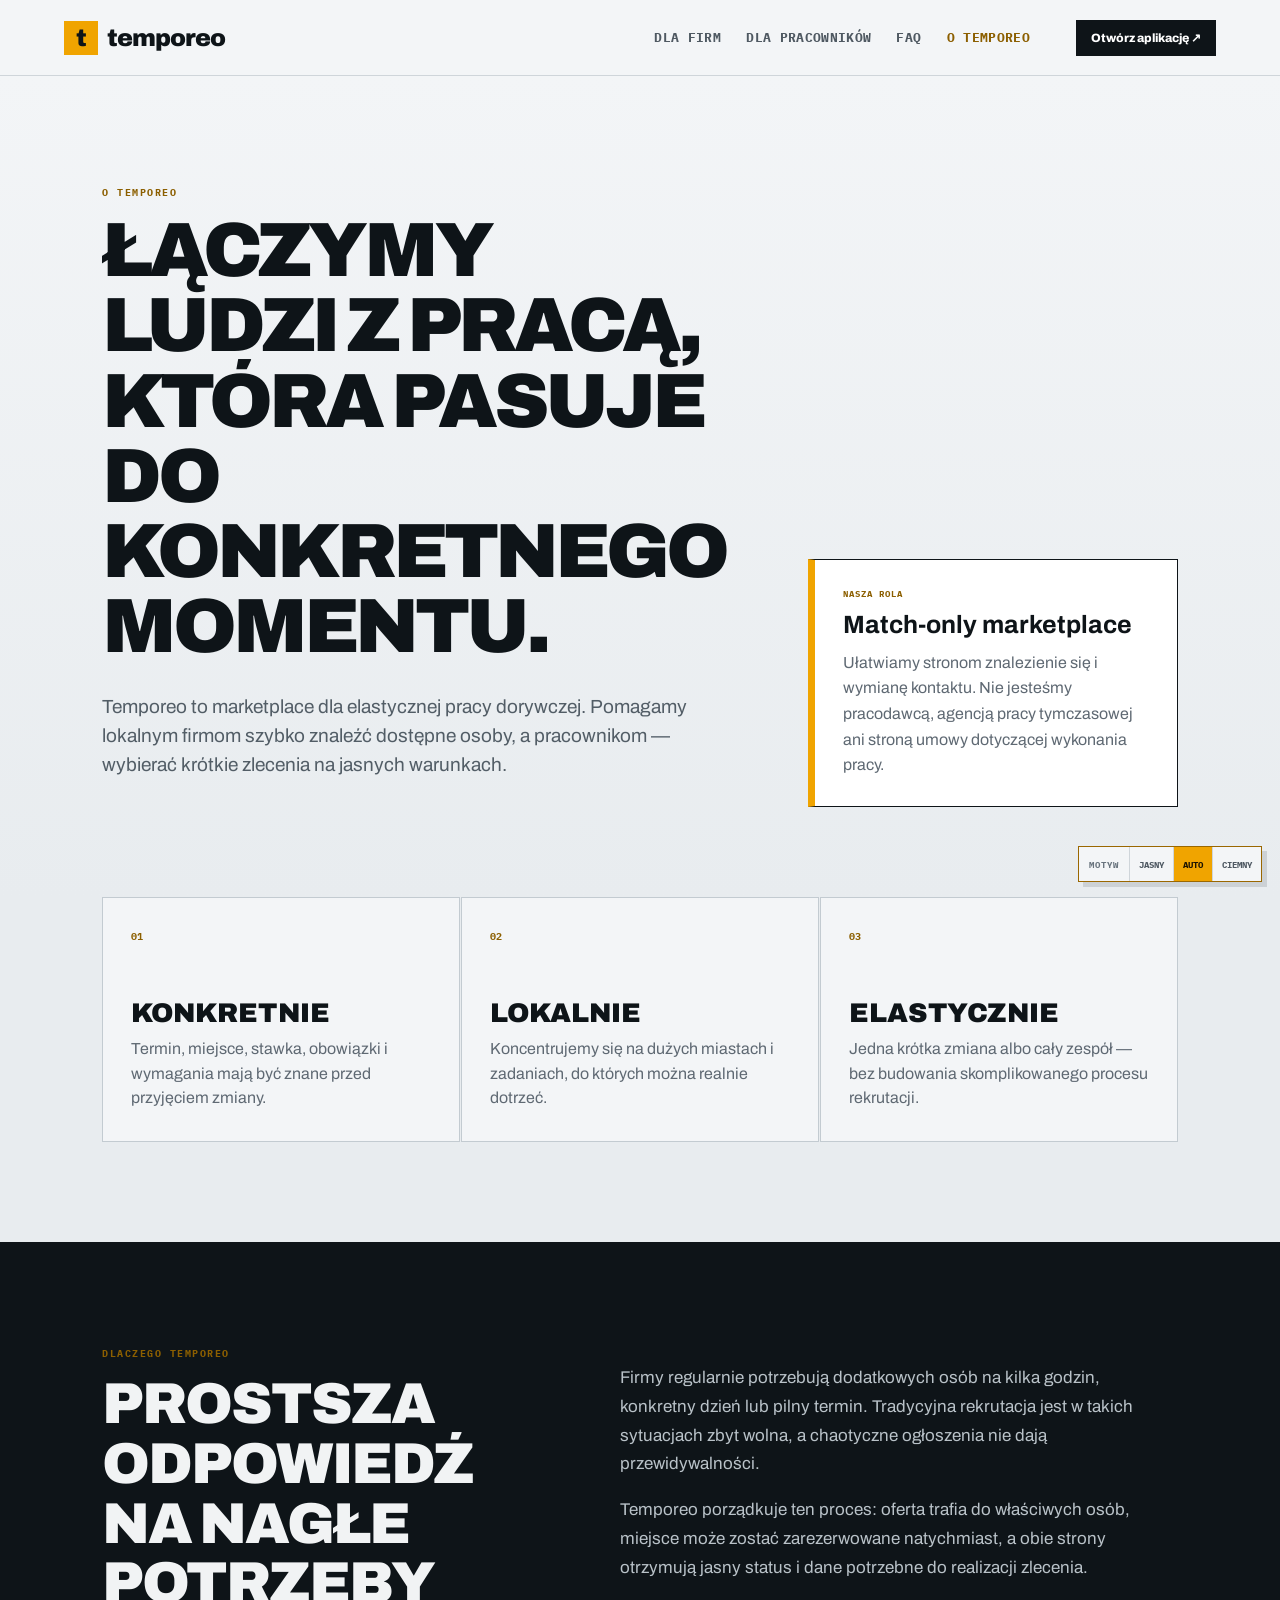
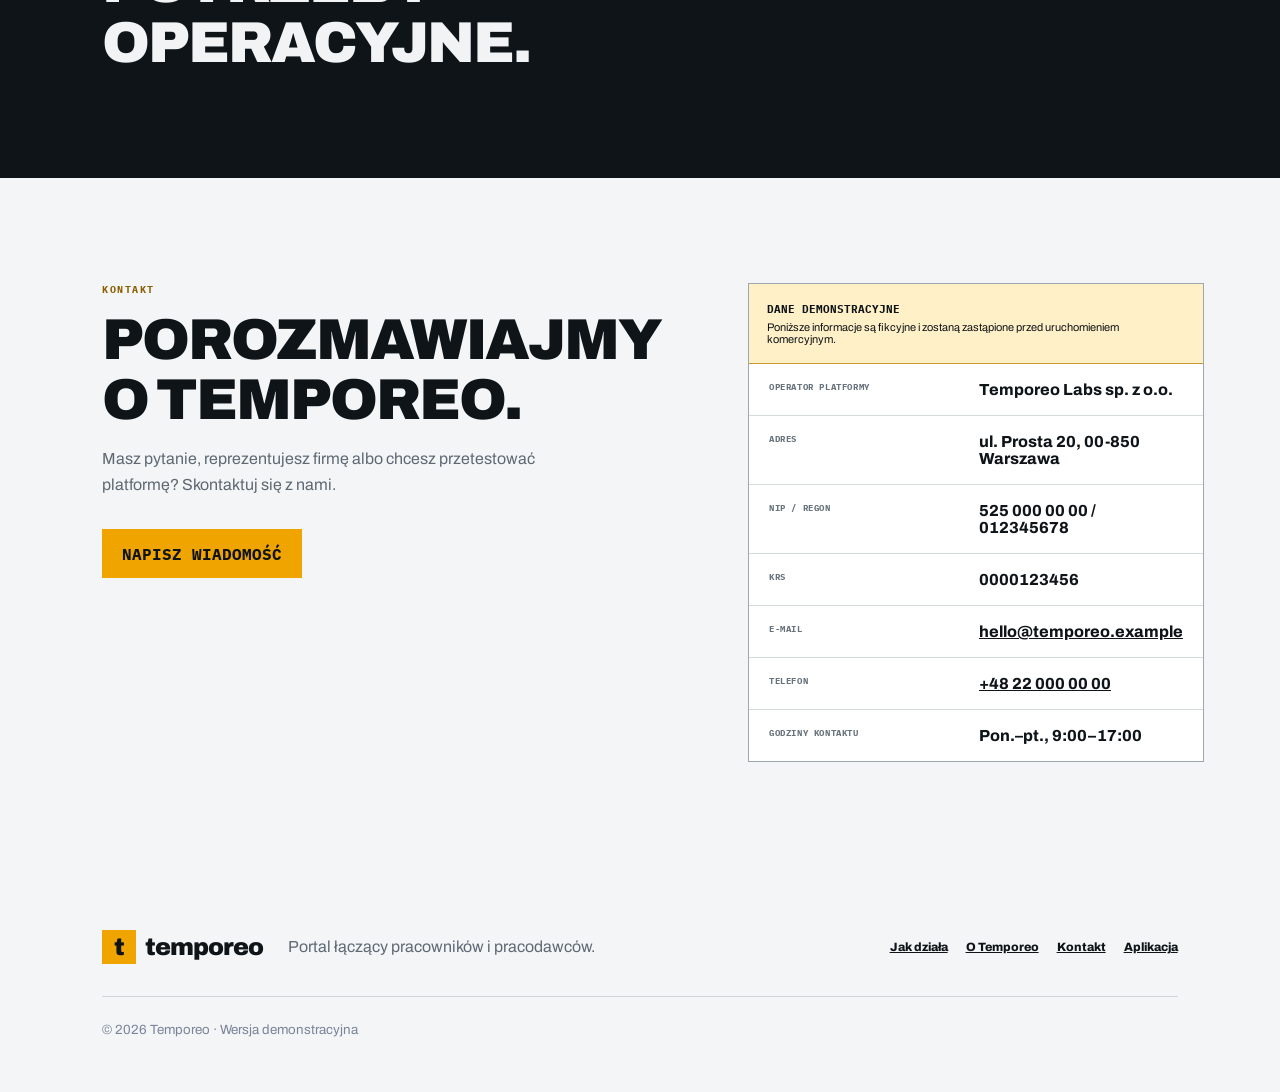
<file: about.html>
<!doctype html>
<html lang="pl">
<head>
  <meta charset="UTF-8">
  <meta name="viewport" content="width=device-width,initial-scale=1">
  <meta name="theme-color" content="#0e1418">
  <meta name="description" content="Poznaj Temporeo — portal łączący firmy z osobami szukającymi elastycznych zleceń.">
  <title>O Temporeo — kim jesteśmy i jak się z nami skontaktować</title>
  <link rel="preconnect" href="https://fonts.googleapis.com">
  <link rel="preconnect" href="https://fonts.gstatic.com" crossorigin>
  <link href="https://fonts.googleapis.com/css2?family=Archivo:wght@400;500;600;700;800;900&family=IBM+Plex+Mono:wght@500;600;700&display=swap" rel="stylesheet">
  <link rel="stylesheet" href="marketing.css?v=about-v1">
</head>
<body>
  <header class="m-nav">
    <a class="m-brand" href="marketing.html"><span>t</span>temporeo</a>
    <nav aria-label="Nawigacja strony">
      <a href="marketing.html#firmy">Dla firm</a>
      <a href="marketing.html#pracownicy">Dla pracowników</a>
      <a href="marketing.html#faq">FAQ</a>
      <a class="current" href="about.html">O Temporeo</a>
    </nav>
    <a class="nav-cta" href="index.html">Otwórz aplikację <span>↗</span></a>
  </header>

  <main class="about-page">
    <section class="about-hero">
      <div>
        <p class="kicker">O TEMPOREO</p>
        <h1>Łączymy ludzi z pracą, która pasuje do konkretnego momentu.</h1>
        <p class="hero-lead">Temporeo to marketplace dla elastycznej pracy dorywczej. Pomagamy lokalnym firmom szybko znaleźć dostępne osoby, a pracownikom — wybierać krótkie zlecenia na jasnych warunkach.</p>
      </div>
      <aside class="about-fact"><small>NASZA ROLA</small><strong>Match-only marketplace</strong><p>Ułatwiamy stronom znalezienie się i wymianę kontaktu. Nie jesteśmy pracodawcą, agencją pracy tymczasowej ani stroną umowy dotyczącej wykonania pracy.</p></aside>
    </section>

    <section class="about-values">
      <article><span>01</span><h2>Konkretnie</h2><p>Termin, miejsce, stawka, obowiązki i wymagania mają być znane przed przyjęciem zmiany.</p></article>
      <article><span>02</span><h2>Lokalnie</h2><p>Koncentrujemy się na dużych miastach i zadaniach, do których można realnie dotrzeć.</p></article>
      <article><span>03</span><h2>Elastycznie</h2><p>Jedna krótka zmiana albo cały zespół — bez budowania skomplikowanego procesu rekrutacji.</p></article>
    </section>

    <section class="about-story">
      <div><p class="kicker">DLACZEGO TEMPOREO</p><h2>Prostsza odpowiedź na nagłe potrzeby operacyjne.</h2></div>
      <div><p>Firmy regularnie potrzebują dodatkowych osób na kilka godzin, konkretny dzień lub pilny termin. Tradycyjna rekrutacja jest w takich sytuacjach zbyt wolna, a chaotyczne ogłoszenia nie dają przewidywalności.</p><p>Temporeo porządkuje ten proces: oferta trafia do właściwych osób, miejsce może zostać zarezerwowane natychmiast, a obie strony otrzymują jasny status i dane potrzebne do realizacji zlecenia.</p></div>
    </section>

    <section class="contact-section" id="kontakt">
      <div class="contact-intro"><p class="kicker">KONTAKT</p><h2>Porozmawiajmy o Temporeo.</h2><p>Masz pytanie, reprezentujesz firmę albo chcesz przetestować platformę? Skontaktuj się z nami.</p><a class="cta lime" href="mailto:hello@temporeo.example">Napisz wiadomość</a></div>
      <div class="company-data">
        <div class="demo-data-note"><strong>Dane demonstracyjne</strong><span>Poniższe informacje są fikcyjne i zostaną zastąpione przed uruchomieniem komercyjnym.</span></div>
        <dl>
          <div><dt>Operator platformy</dt><dd>Temporeo Labs sp. z o.o.</dd></div>
          <div><dt>Adres</dt><dd>ul. Prosta 20, 00-850 Warszawa</dd></div>
          <div><dt>NIP / REGON</dt><dd>525 000 00 00 / 012345678</dd></div>
          <div><dt>KRS</dt><dd>0000123456</dd></div>
          <div><dt>E-mail</dt><dd><a href="mailto:hello@temporeo.example">hello@temporeo.example</a></dd></div>
          <div><dt>Telefon</dt><dd><a href="tel:+48220000000">+48 22 000 00 00</a></dd></div>
          <div><dt>Godziny kontaktu</dt><dd>Pon.–pt., 9:00–17:00</dd></div>
        </dl>
      </div>
    </section>
  </main>

  <footer><a class="m-brand" href="marketing.html"><span>t</span>temporeo</a><p>Portal łączący pracowników i pracodawców.</p><div><a href="marketing.html">Jak działa</a><a href="about.html">O Temporeo</a><a href="#kontakt">Kontakt</a><a href="index.html">Aplikacja</a></div><small>© 2026 Temporeo · Wersja demonstracyjna</small></footer>
  <script src="theme.js?v=theme-v3"></script>
</body>
</html>
</file>
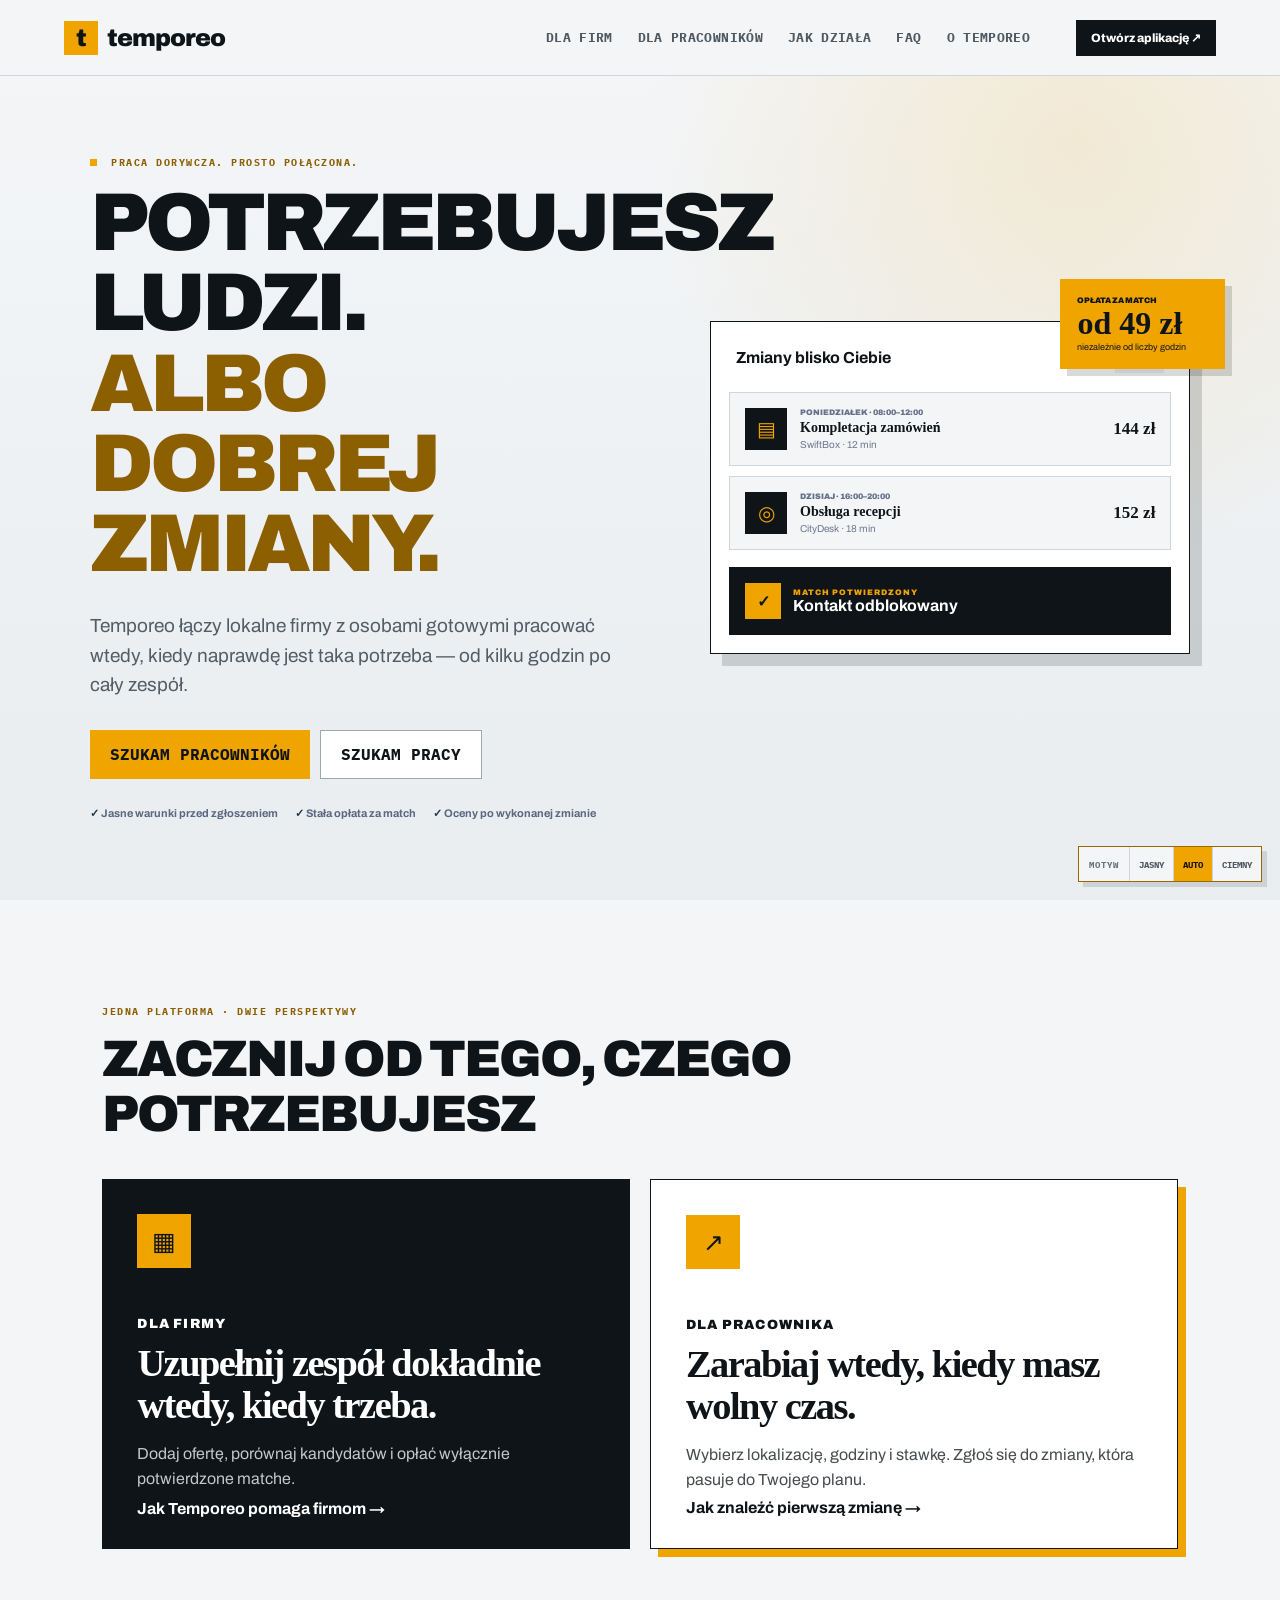
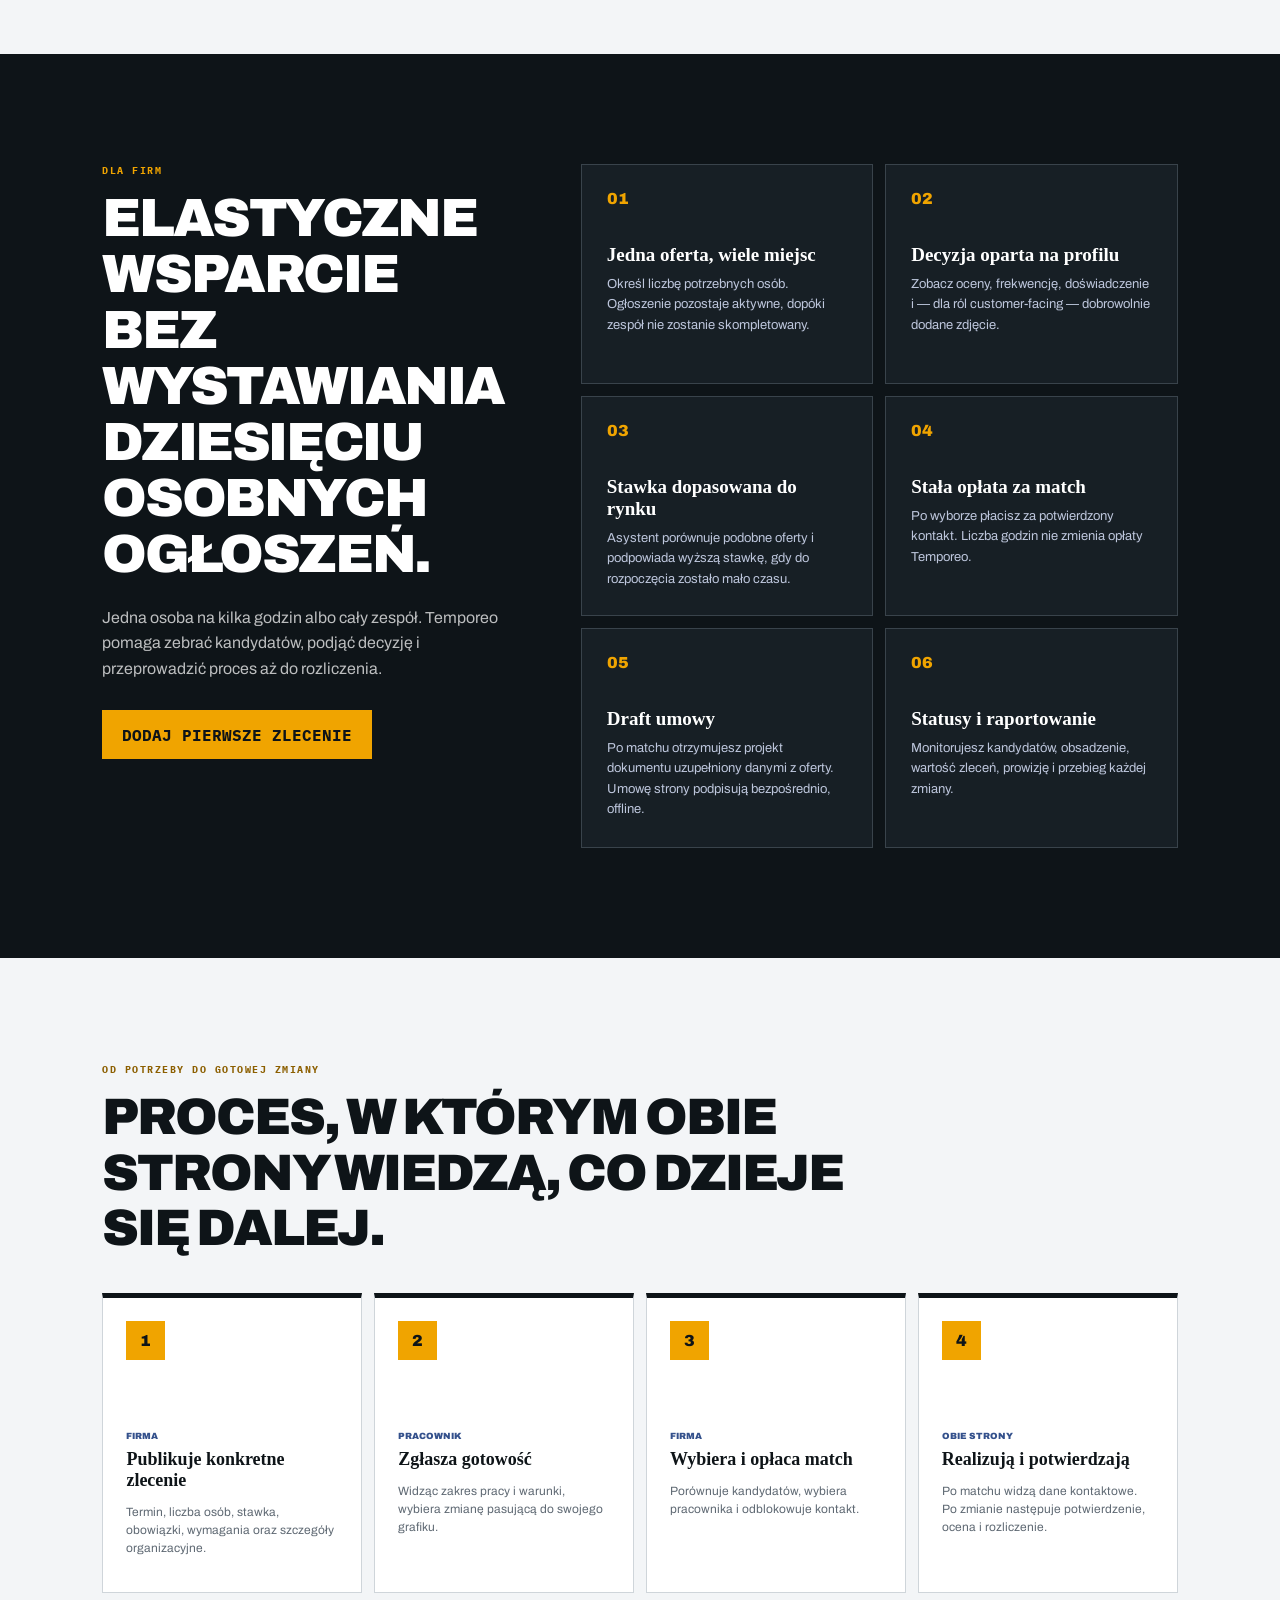
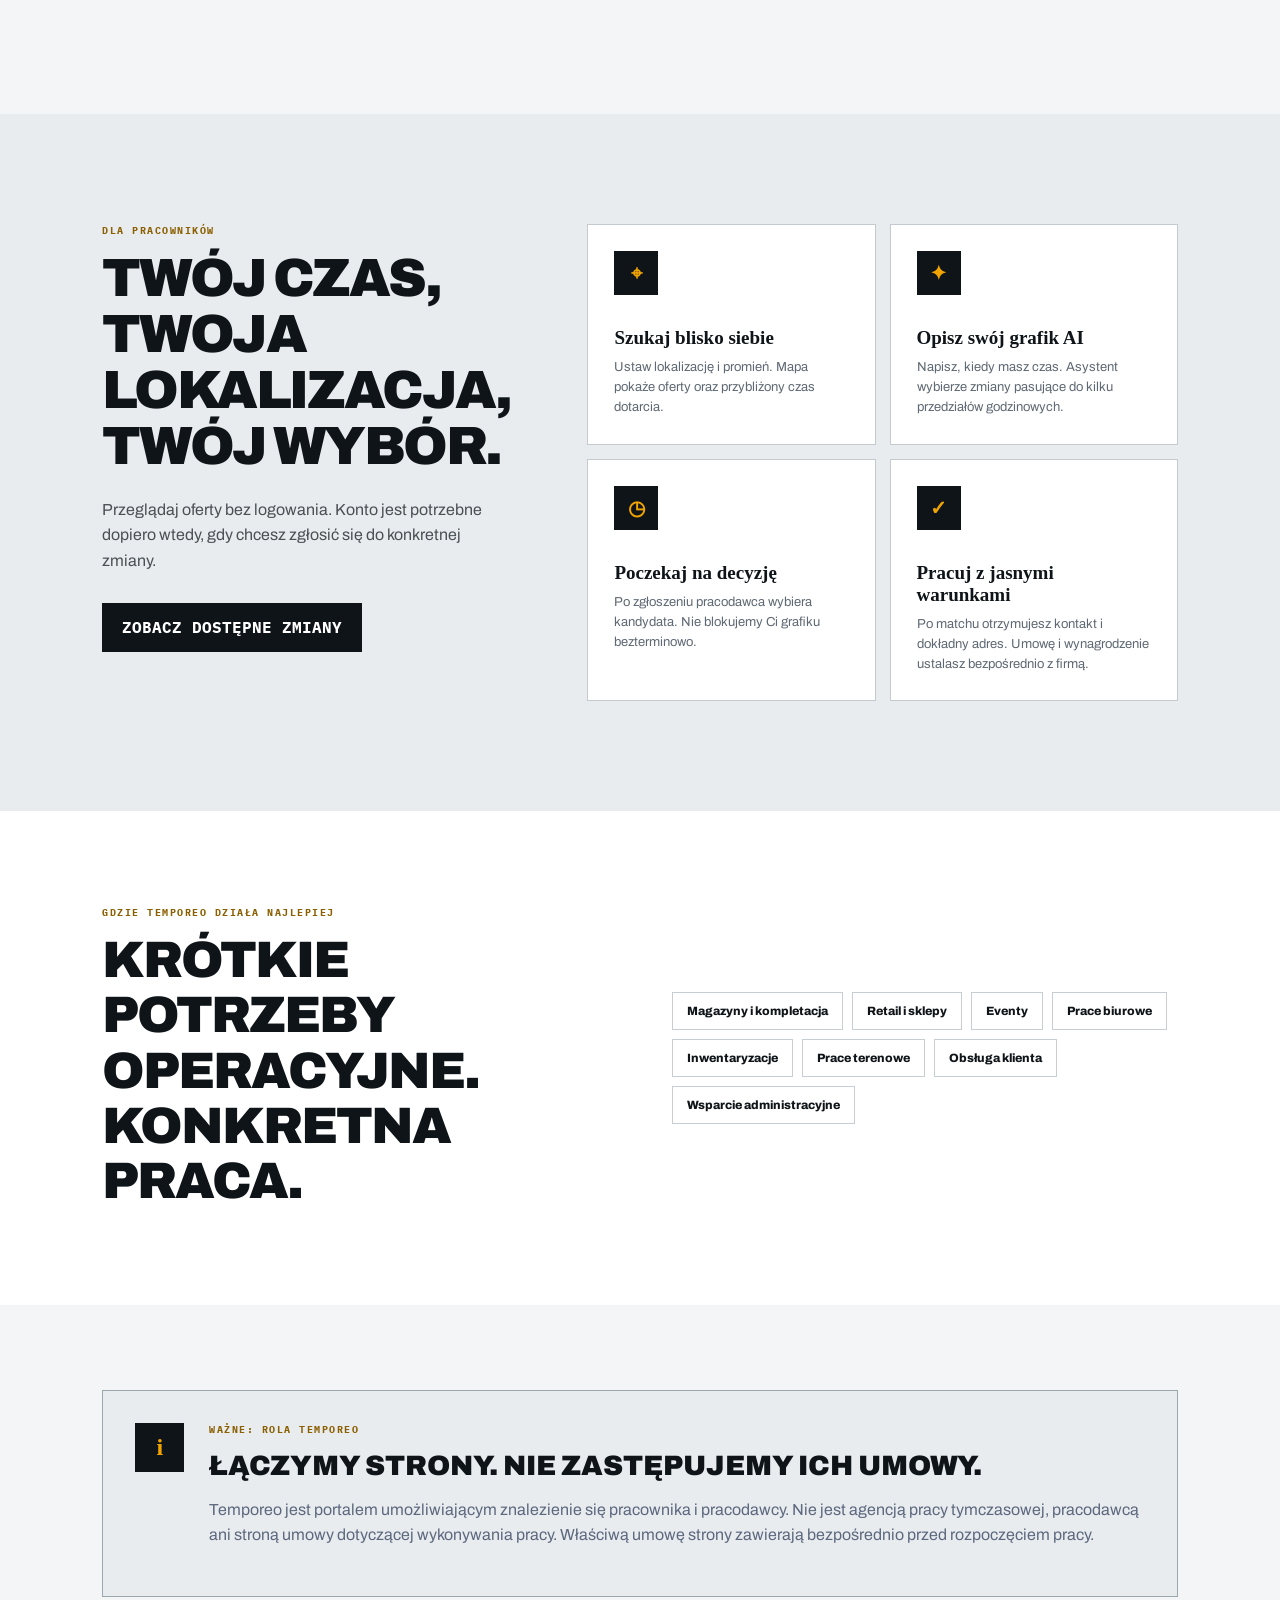
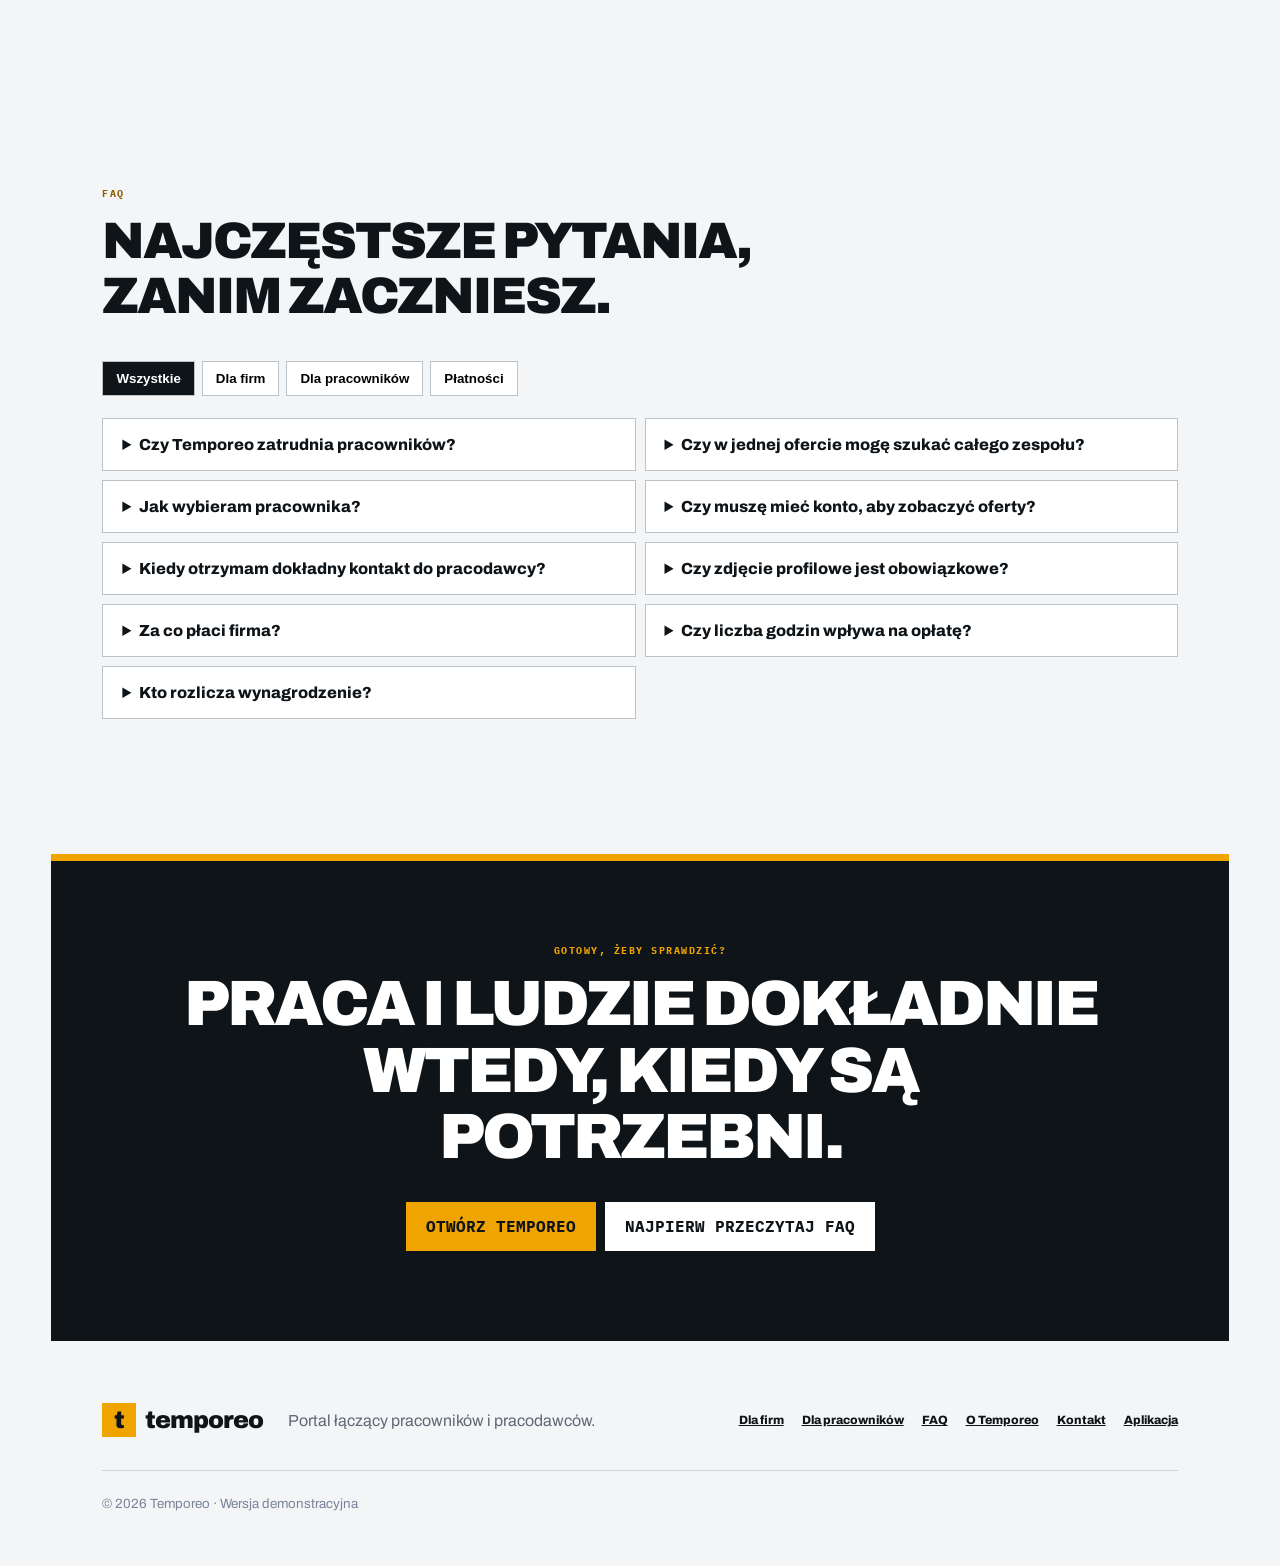
<file: marketing.html>
<!doctype html>
<html lang="pl">
<head>
  <meta charset="UTF-8">
  <meta name="viewport" content="width=device-width,initial-scale=1">
  <meta name="theme-color" content="#0b1739">
  <meta name="description" content="Temporeo łączy firmy potrzebujące elastycznego wsparcia z osobami gotowymi podjąć krótkie, lokalne zlecenia.">
  <title>Temporeo — elastyczna praca i szybkie wsparcie dla firm</title>
  <link rel="preconnect" href="https://fonts.googleapis.com">
  <link rel="preconnect" href="https://fonts.gstatic.com" crossorigin>
  <link href="https://fonts.googleapis.com/css2?family=Archivo:wght@400;500;600;700;800;900&family=IBM+Plex+Mono:wght@500;600;700&display=swap" rel="stylesheet">
  <link rel="stylesheet" href="marketing.css?v=product-system-v4">
</head>
<body>
  <header class="m-nav">
    <a class="m-brand" href="#top"><span>t</span>temporeo</a>
    <nav aria-label="Nawigacja strony">
      <a href="#firmy">Dla firm</a><a href="#pracownicy">Dla pracowników</a><a href="#jak-dziala">Jak działa</a><a href="#faq">FAQ</a><a href="about.html">O Temporeo</a>
    </nav>
    <a class="nav-cta" href="index.html">Otwórz aplikację <span>↗</span></a>
  </header>

  <main id="top">
    <section class="m-hero">
      <div class="hero-copy">
        <p class="kicker"><i></i> PRACA DORYWCZA. PROSTO POŁĄCZONA.</p>
        <h1>Potrzebujesz ludzi.<br><em>Albo dobrej zmiany.</em></h1>
        <p class="hero-lead">Temporeo łączy lokalne firmy z osobami gotowymi pracować wtedy, kiedy naprawdę jest taka potrzeba — od kilku godzin po cały zespół.</p>
        <div class="hero-actions"><a class="cta lime" href="#firmy">Szukam pracowników</a><a class="cta ghost" href="#pracownicy">Szukam pracy</a></div>
        <div class="hero-proof"><span>✓ Jasne warunki przed zgłoszeniem</span><span>✓ Stała opłata za match</span><span>✓ Oceny po wykonanej zmianie</span></div>
      </div>
      <div class="hero-product" aria-label="Podgląd działania aplikacji Temporeo">
        <div class="phone-card">
          <div class="phone-top"><b>Zmiany blisko Ciebie</b><span>⌖ 5 km</span></div>
          <article><i>▤</i><div><small>PONIEDZIAŁEK · 08:00–12:00</small><strong>Kompletacja zamówień</strong><span>SwiftBox · 12 min</span></div><b>144 zł</b></article>
          <article><i>◎</i><div><small>DZISIAJ · 16:00–20:00</small><strong>Obsługa recepcji</strong><span>CityDesk · 18 min</span></div><b>152 zł</b></article>
          <div class="match-card"><span>✓</span><div><small>MATCH POTWIERDZONY</small><strong>Kontakt odblokowany</strong></div></div>
        </div>
        <div class="floating-stat"><small>OPŁATA ZA MATCH</small><strong>od 49 zł</strong><span>niezależnie od liczby godzin</span></div>
      </div>
    </section>

    <section class="role-choice" aria-labelledby="role-title">
      <p class="kicker">JEDNA PLATFORMA · DWIE PERSPEKTYWY</p><h2 id="role-title">Zacznij od tego, czego potrzebujesz</h2>
      <div class="role-grid">
        <a href="#firmy" class="role-card company"><span class="role-icon">▦</span><small>DLA FIRMY</small><h3>Uzupełnij zespół dokładnie wtedy, kiedy trzeba.</h3><p>Dodaj ofertę, porównaj kandydatów i opłać wyłącznie potwierdzone matche.</p><b>Jak Temporeo pomaga firmom →</b></a>
        <a href="#pracownicy" class="role-card worker"><span class="role-icon">↗</span><small>DLA PRACOWNIKA</small><h3>Zarabiaj wtedy, kiedy masz wolny czas.</h3><p>Wybierz lokalizację, godziny i stawkę. Zgłoś się do zmiany, która pasuje do Twojego planu.</p><b>Jak znaleźć pierwszą zmianę →</b></a>
      </div>
    </section>

    <section id="firmy" class="audience-section navy-section">
      <div class="audience-intro"><p class="kicker">DLA FIRM</p><h2>Elastyczne wsparcie bez wystawiania dziesięciu osobnych ogłoszeń.</h2><p>Jedna osoba na kilka godzin albo cały zespół. Temporeo pomaga zebrać kandydatów, podjąć decyzję i przeprowadzić proces aż do rozliczenia.</p><a class="cta lime" href="index.html">Dodaj pierwsze zlecenie</a></div>
      <div class="benefit-grid">
        <article><span>01</span><h3>Jedna oferta, wiele miejsc</h3><p>Określ liczbę potrzebnych osób. Ogłoszenie pozostaje aktywne, dopóki zespół nie zostanie skompletowany.</p></article>
        <article><span>02</span><h3>Decyzja oparta na profilu</h3><p>Zobacz oceny, frekwencję, doświadczenie i — dla ról customer-facing — dobrowolnie dodane zdjęcie.</p></article>
        <article><span>03</span><h3>Stawka dopasowana do rynku</h3><p>Asystent porównuje podobne oferty i podpowiada wyższą stawkę, gdy do rozpoczęcia zostało mało czasu.</p></article>
        <article><span>04</span><h3>Stała opłata za match</h3><p>Po wyborze płacisz za potwierdzony kontakt. Liczba godzin nie zmienia opłaty Temporeo.</p></article>
        <article><span>05</span><h3>Draft umowy</h3><p>Po matchu otrzymujesz projekt dokumentu uzupełniony danymi z oferty. Umowę strony podpisują bezpośrednio, offline.</p></article>
        <article><span>06</span><h3>Statusy i raportowanie</h3><p>Monitorujesz kandydatów, obsadzenie, wartość zleceń, prowizję i przebieg każdej zmiany.</p></article>
      </div>
    </section>

    <section id="jak-dziala" class="process-section">
      <div class="section-head"><p class="kicker">OD POTRZEBY DO GOTOWEJ ZMIANY</p><h2>Proces, w którym obie strony wiedzą, co dzieje się dalej.</h2></div>
      <ol class="process-list">
        <li><span>1</span><div><small>FIRMA</small><h3>Publikuje konkretne zlecenie</h3><p>Termin, liczba osób, stawka, obowiązki, wymagania oraz szczegóły organizacyjne.</p></div></li>
        <li><span>2</span><div><small>PRACOWNIK</small><h3>Zgłasza gotowość</h3><p>Widząc zakres pracy i warunki, wybiera zmianę pasującą do swojego grafiku.</p></div></li>
        <li><span>3</span><div><small>FIRMA</small><h3>Wybiera i opłaca match</h3><p>Porównuje kandydatów, wybiera pracownika i odblokowuje kontakt.</p></div></li>
        <li><span>4</span><div><small>OBIE STRONY</small><h3>Realizują i potwierdzają</h3><p>Po matchu widzą dane kontaktowe. Po zmianie następuje potwierdzenie, ocena i rozliczenie.</p></div></li>
      </ol>
    </section>

    <section id="pracownicy" class="audience-section worker-section">
      <div class="audience-intro"><p class="kicker">DLA PRACOWNIKÓW</p><h2>Twój czas, Twoja lokalizacja, Twój wybór.</h2><p>Przeglądaj oferty bez logowania. Konto jest potrzebne dopiero wtedy, gdy chcesz zgłosić się do konkretnej zmiany.</p><a class="cta navy" href="index.html">Zobacz dostępne zmiany</a></div>
      <div class="worker-steps">
        <article><b>⌖</b><h3>Szukaj blisko siebie</h3><p>Ustaw lokalizację i promień. Mapa pokaże oferty oraz przybliżony czas dotarcia.</p></article>
        <article><b>✦</b><h3>Opisz swój grafik AI</h3><p>Napisz, kiedy masz czas. Asystent wybierze zmiany pasujące do kilku przedziałów godzinowych.</p></article>
        <article><b>◷</b><h3>Poczekaj na decyzję</h3><p>Po zgłoszeniu pracodawca wybiera kandydata. Nie blokujemy Ci grafiku bezterminowo.</p></article>
        <article><b>✓</b><h3>Pracuj z jasnymi warunkami</h3><p>Po matchu otrzymujesz kontakt i dokładny adres. Umowę i wynagrodzenie ustalasz bezpośrednio z firmą.</p></article>
      </div>
    </section>

    <section class="scope-section">
      <div><p class="kicker">GDZIE TEMPOREO DZIAŁA NAJLEPIEJ</p><h2>Krótkie potrzeby operacyjne. Konkretna praca.</h2></div>
      <div class="scope-tags"><span>Magazyny i kompletacja</span><span>Retail i sklepy</span><span>Eventy</span><span>Prace biurowe</span><span>Inwentaryzacje</span><span>Prace terenowe</span><span>Obsługa klienta</span><span>Wsparcie administracyjne</span></div>
    </section>

    <section class="role-note">
      <span>i</span><div><p class="kicker">WAŻNE: ROLA TEMPOREO</p><h2>Łączymy strony. Nie zastępujemy ich umowy.</h2><p>Temporeo jest portalem umożliwiającym znalezienie się pracownika i pracodawcy. Nie jest agencją pracy tymczasowej, pracodawcą ani stroną umowy dotyczącej wykonywania pracy. Właściwą umowę strony zawierają bezpośrednio przed rozpoczęciem pracy.</p></div>
    </section>

    <section id="faq" class="faq-section">
      <div class="section-head"><p class="kicker">FAQ</p><h2>Najczęstsze pytania, zanim zaczniesz.</h2></div>
      <div class="faq-tabs"><button class="active" data-faq="all">Wszystkie</button><button data-faq="company">Dla firm</button><button data-faq="worker">Dla pracowników</button><button data-faq="payment">Płatności</button></div>
      <div class="faq-list">
        <details data-category="company"><summary>Czy Temporeo zatrudnia pracowników?</summary><p>Nie. Temporeo kojarzy strony. Pracodawca i pracownik zawierają właściwą umowę bezpośrednio, poza platformą.</p></details>
        <details data-category="company"><summary>Czy w jednej ofercie mogę szukać całego zespołu?</summary><p>Tak. Podajesz liczbę potrzebnych osób, a oferta pozostaje dostępna do obsadzenia wszystkich miejsc.</p></details>
        <details data-category="company"><summary>Jak wybieram pracownika?</summary><p>Po zgłoszeniach widzisz profile kandydatów, historię ocen, frekwencję i umiejętności. Po wyborze opłacasz match i otrzymujesz kontakt.</p></details>
        <details data-category="worker"><summary>Czy muszę mieć konto, aby zobaczyć oferty?</summary><p>Nie. Oferty i informacje ogólne możesz przeglądać jako gość. Logowanie jest wymagane przy zgłoszeniu na zmianę.</p></details>
        <details data-category="worker"><summary>Kiedy otrzymam dokładny kontakt do pracodawcy?</summary><p>Po tym, gdy pracodawca wybierze Cię, opłaci match i kontakt zostanie odblokowany.</p></details>
        <details data-category="worker"><summary>Czy zdjęcie profilowe jest obowiązkowe?</summary><p>Tylko przy aplikowaniu do ofert oznaczonych jako customer-facing. Przy pozostałych zleceniach możesz korzystać z platformy bez zdjęcia.</p></details>
        <details data-category="payment"><summary>Za co płaci firma?</summary><p>Za obustronnie potwierdzony match i odblokowanie kontaktu. Temporeo nie pobiera ani nie rozlicza wynagrodzenia pracownika.</p></details>
        <details data-category="payment"><summary>Czy liczba godzin wpływa na opłatę?</summary><p>Nie. Opłata wynosi 49 zł standardowo, 69 zł dla ofert pilnych i 89 zł dla ofert ad hoc - za każdą potwierdzoną osobę.</p></details>
        <details data-category="payment"><summary>Kto rozlicza wynagrodzenie?</summary><p>Firma i pracownik rozliczają umowę oraz wynagrodzenie bezpośrednio między sobą, poza Temporeo.</p></details>
      </div>
    </section>

    <section class="final-cta"><p class="kicker">GOTOWY, ŻEBY SPRAWDZIĆ?</p><h2>Praca i ludzie dokładnie wtedy, kiedy są potrzebni.</h2><div><a class="cta lime" href="index.html">Otwórz Temporeo</a><a class="cta light" href="#faq">Najpierw przeczytaj FAQ</a></div></section>
  </main>

  <footer><a class="m-brand" href="#top"><span>t</span>temporeo</a><p>Portal łączący pracowników i pracodawców.</p><div><a href="#firmy">Dla firm</a><a href="#pracownicy">Dla pracowników</a><a href="#faq">FAQ</a><a href="about.html">O Temporeo</a><a href="about.html#kontakt">Kontakt</a><a href="index.html">Aplikacja</a></div><small>© 2026 Temporeo · Wersja demonstracyjna</small></footer>
  <script>
    document.querySelectorAll('[data-faq]').forEach(button=>button.addEventListener('click',()=>{document.querySelectorAll('[data-faq]').forEach(item=>item.classList.toggle('active',item===button));document.querySelectorAll('.faq-list details').forEach(item=>item.hidden=button.dataset.faq!=='all'&&item.dataset.category!==button.dataset.faq)}));
  </script>
  <script src="theme.js?v=theme-v3"></script>
</body>
</html>
</file>
<file: marketing.css>
:root{--navy:#0b1739;--navy2:#142b65;--blue:#315bd6;--lime:#d8ff45;--paper:#f4f6fa;--line:#dfe4ed;--muted:#68738a;--white:#fff}*{box-sizing:border-box}html{scroll-behavior:smooth}body{margin:0;background:var(--paper);color:var(--navy);font-family:'DM Sans',sans-serif}a{color:inherit}.m-nav{position:sticky;top:0;z-index:20;height:76px;display:flex;align-items:center;gap:36px;padding:0 max(24px,5vw);background:rgba(244,246,250,.9);border-bottom:1px solid rgba(11,23,57,.07);backdrop-filter:blur(18px)}.m-brand{display:flex;align-items:center;gap:9px;text-decoration:none;font:800 24px Manrope}.m-brand span{width:34px;height:34px;display:grid;place-items:center;border-radius:10px;background:var(--lime)}.m-nav nav{display:flex;gap:25px;margin-left:auto}.m-nav nav a{text-decoration:none;color:#4e5b75;font-weight:700;font-size:13px}.m-nav nav a:hover{color:var(--blue)}.nav-cta{margin-left:10px;padding:11px 15px;border-radius:10px;background:var(--navy);color:white;text-decoration:none;font-weight:800;font-size:12px}.m-hero{min-height:720px;display:grid;grid-template-columns:minmax(0,1.05fr) minmax(420px,.95fr);align-items:center;gap:7vw;padding:80px max(24px,7vw);overflow:hidden;background:radial-gradient(circle at 83% 16%,rgba(49,91,214,.14),transparent 28rem),radial-gradient(circle at 74% 50%,rgba(216,255,69,.13),transparent 21rem)}.kicker{margin:0 0 14px;color:#29498c;font-size:10px;font-weight:900;letter-spacing:1.5px}.kicker i{display:inline-block;width:7px;height:7px;margin-right:7px;border-radius:50%;background:var(--lime);box-shadow:0 0 0 4px rgba(216,255,69,.22)}.hero-copy h1{max-width:800px;margin:0;font:800 clamp(46px,6.4vw,88px)/.98 Manrope;letter-spacing:-4px}.hero-copy h1 em{color:var(--blue);font-style:normal}.hero-lead{max-width:680px;margin:27px 0;color:#56627b;font-size:19px;line-height:1.55}.hero-actions{display:flex;gap:10px;margin-top:30px}.cta{display:inline-flex;align-items:center;justify-content:center;min-height:49px;padding:0 20px;border-radius:11px;text-decoration:none;font-weight:900}.cta.lime{background:var(--lime);color:var(--navy);box-shadow:0 10px 25px rgba(124,151,27,.18)}.cta.ghost{border:1px solid #bec8dc;background:white}.cta.navy{background:var(--navy);color:white}.cta.light{background:white;color:var(--navy)}.hero-proof{display:flex;flex-wrap:wrap;gap:17px;margin-top:28px;color:#5c6880;font-size:11px;font-weight:700}.hero-proof span:First-letter{color:var(--blue)}.hero-product{position:relative;max-width:590px}.phone-card{position:relative;padding:18px;border:1px solid #d7deeb;border-radius:29px;background:#fff;box-shadow:0 35px 90px rgba(11,23,57,.18);transform:rotate(1.5deg)}.phone-top{display:flex;justify-content:space-between;padding:9px 7px 19px}.phone-top span{padding:6px 9px;border-radius:99px;background:#edf0f7;color:#34518c;font-size:10px;font-weight:800}.phone-card article{display:grid;grid-template-columns:auto 1fr auto;align-items:center;gap:13px;margin-bottom:10px;padding:15px;border:1px solid #e2e6ee;border-radius:16px;background:#f8f9fb}.phone-card article>i{width:42px;height:42px;display:grid;place-items:center;border-radius:12px;background:#e7ebf5;color:#173f91;font-style:normal;font-size:20px}.phone-card article small,.phone-card article strong,.phone-card article span{display:block}.phone-card article small{color:#66718b;font-size:8px;font-weight:900}.phone-card article strong{margin:3px 0;font:800 14px Manrope}.phone-card article span{color:#6e7890;font-size:10px}.phone-card article>b{font:800 17px Manrope}.match-card{display:flex;align-items:center;gap:12px;margin-top:17px;padding:16px;border-radius:16px;background:var(--navy);color:white}.match-card>span{width:36px;height:36px;display:grid;place-items:center;border-radius:50%;background:var(--lime);color:var(--navy);font-weight:900}.match-card small,.match-card strong{display:block}.match-card small{color:var(--lime);font-size:8px;font-weight:900;letter-spacing:1px}.floating-stat{position:absolute;right:-35px;top:-42px;display:grid;min-width:165px;padding:17px;border-radius:17px;background:var(--lime);box-shadow:0 17px 40px rgba(11,23,57,.18);transform:rotate(-3deg)}.floating-stat small{font-size:8px;font-weight:900}.floating-stat strong{font:800 32px Manrope}.floating-stat span{font-size:9px}.role-choice,.process-section,.faq-section{padding:105px max(24px,8vw)}.role-choice>h2,.section-head h2{max-width:800px;margin:0 0 37px;font:800 clamp(34px,4vw,58px)/1.08 Manrope;letter-spacing:-2px}.role-grid{display:grid;grid-template-columns:1fr 1fr;gap:20px}.role-card{position:relative;min-height:370px;padding:35px;border-radius:25px;text-decoration:none;overflow:hidden}.role-card.company{background:var(--navy);color:white}.role-card.worker{background:var(--lime)}.role-card .role-icon{width:54px;height:54px;display:grid;place-items:center;border-radius:16px;background:white;color:var(--navy);font-size:25px}.role-card small{display:block;margin:48px 0 12px;font-weight:900;letter-spacing:1.2px}.role-card h3{max-width:600px;margin:0;font:800 clamp(27px,3vw,43px)/1.08 Manrope;letter-spacing:-1.5px}.role-card p{max-width:570px;line-height:1.55;opacity:.76}.role-card b{position:absolute;left:35px;bottom:32px}.audience-section{padding:110px max(24px,8vw)}.navy-section{display:grid;grid-template-columns:.8fr 1.2fr;gap:6vw;background:var(--navy);color:white}.audience-intro{position:sticky;top:120px;align-self:start}.audience-intro h2{margin:0;font:800 clamp(35px,4.2vw,62px)/1.04 Manrope;letter-spacing:-2.4px}.audience-intro>p:not(.kicker){margin:22px 0 29px;line-height:1.6;opacity:.72}.navy-section .kicker{color:var(--lime)}.benefit-grid{display:grid;grid-template-columns:1fr 1fr;gap:12px}.benefit-grid article{min-height:220px;padding:25px;border:1px solid rgba(255,255,255,.12);border-radius:18px;background:rgba(255,255,255,.055)}.benefit-grid article>span{color:var(--lime);font-weight:900}.benefit-grid h3{margin:37px 0 8px;font:800 19px Manrope}.benefit-grid p{margin:0;color:#bdc6dc;font-size:13px;line-height:1.55}.process-list{display:grid;grid-template-columns:repeat(4,1fr);gap:12px;padding:0;list-style:none}.process-list li{min-height:285px;padding:23px;border-top:3px solid var(--navy);background:white}.process-list li>span{width:39px;height:39px;display:grid;place-items:center;border-radius:50%;background:var(--lime);font-weight:900}.process-list li>div{margin-top:65px}.process-list small{color:#34518c;font-size:9px;font-weight:900}.process-list h3{margin:7px 0;font:800 18px Manrope}.process-list p{color:var(--muted);font-size:12px;line-height:1.5}.worker-section{display:grid;grid-template-columns:.8fr 1.2fr;gap:6vw;background:#e8ecf5}.worker-steps{display:grid;grid-template-columns:1fr 1fr;gap:14px}.worker-steps article{padding:26px;border:1px solid #d8deea;border-radius:19px;background:white}.worker-steps b{width:44px;height:44px;display:grid;place-items:center;border-radius:13px;background:var(--navy);color:var(--lime);font-size:20px}.worker-steps h3{margin:32px 0 8px;font:800 19px Manrope}.worker-steps p{margin:0;color:var(--muted);font-size:13px;line-height:1.55}.scope-section{display:grid;grid-template-columns:1fr 1fr;gap:5vw;padding:95px max(24px,8vw);background:white}.scope-section h2{margin:0;font:800 clamp(32px,4vw,52px)/1.08 Manrope;letter-spacing:-2px}.scope-tags{display:flex;align-content:center;align-items:center;flex-wrap:wrap;gap:9px}.scope-tags span{padding:11px 14px;border:1px solid #dbe1ec;border-radius:99px;background:#f6f7fa;font-weight:800;font-size:12px}.role-note{display:grid;grid-template-columns:auto 1fr;gap:25px;margin:85px max(24px,8vw);padding:32px;border:1px solid #d5dce9;border-radius:22px;background:#edf0f6}.role-note>span{width:49px;height:49px;display:grid;place-items:center;border-radius:50%;background:var(--navy);color:var(--lime);font:800 24px Manrope}.role-note h2{margin:0;font:800 28px Manrope}.role-note div>p:last-child{max-width:950px;color:#5d687e;line-height:1.6}.faq-tabs{display:flex;gap:7px;margin-bottom:22px}.faq-tabs button{border:1px solid #d7deea;border-radius:99px;background:white;padding:9px 13px;font-weight:800;cursor:pointer}.faq-tabs button.active{background:var(--navy);color:white}.faq-list{display:grid;grid-template-columns:1fr 1fr;gap:9px}.faq-list details{align-self:start;border:1px solid #dde2ec;border-radius:14px;background:white;padding:17px 19px}.faq-list summary{cursor:pointer;font-weight:800}.faq-list p{color:var(--muted);font-size:13px;line-height:1.55}.final-cta{margin:30px max(20px,4vw) 0;padding:90px max(24px,8vw);border-radius:30px;background:linear-gradient(125deg,#0b1739,#173f91);color:white;text-align:center}.final-cta .kicker{color:var(--lime)}.final-cta h2{max-width:950px;margin:0 auto 31px;font:800 clamp(38px,5vw,70px)/1.04 Manrope;letter-spacing:-3px}.final-cta>div{display:flex;justify-content:center;gap:9px}footer{display:grid;grid-template-columns:auto 1fr auto;align-items:center;gap:25px;padding:55px max(24px,8vw)}footer p{color:var(--muted)}footer>div{display:flex;gap:18px}footer>div a{font-size:12px;font-weight:800}footer small{grid-column:1/-1;color:#7b8498;border-top:1px solid var(--line);padding-top:25px}
@media(max-width:900px){.m-nav nav{display:none}.m-nav .nav-cta{margin-left:auto}.m-hero{grid-template-columns:1fr;min-height:auto;padding-top:65px}.hero-product{margin:50px auto 0;width:min(570px,94%)}.navy-section,.worker-section{grid-template-columns:1fr}.audience-intro{position:static}.process-list{grid-template-columns:1fr 1fr}.scope-section{grid-template-columns:1fr}.faq-list{grid-template-columns:1fr}}
@media(max-width:600px){.m-nav{height:66px;padding:0 15px}.m-brand{font-size:20px}.nav-cta{font-size:0;padding:10px}.nav-cta:before{content:'Aplikacja';font-size:11px}.m-hero,.role-choice,.audience-section,.process-section,.faq-section{padding-left:17px;padding-right:17px}.m-hero{padding-top:50px}.hero-copy h1{font-size:45px;letter-spacing:-2.6px}.hero-lead{font-size:16px}.hero-actions{display:grid}.hero-proof{display:grid}.floating-stat{right:-8px;top:-28px}.role-grid,.benefit-grid,.worker-steps,.process-list{grid-template-columns:1fr}.role-card{min-height:390px;padding:27px}.role-card b{left:27px}.benefit-grid article{min-height:190px}.process-list li{min-height:240px}.scope-section{padding:72px 17px}.role-note{grid-template-columns:1fr;margin:65px 17px;padding:24px}.faq-tabs{overflow:auto}.final-cta{margin:15px 10px 0;padding:65px 17px}.final-cta h2{font-size:39px;letter-spacing:-2px}.final-cta>div{display:grid}.final-cta .cta{width:100%}footer{grid-template-columns:1fr;padding:42px 20px}footer>div{flex-wrap:wrap}footer small{grid-column:1}}

/* Temporeo product system — shared with the application. */
:root{--navy:#0e1418;--navy2:#171f25;--blue:#193245;--lime:#f0a400;--paper:#f3f5f7;--line:#cfd5da;--muted:#5f6973;--white:#fff}
body{background:var(--paper);color:#0e1418;font-family:'Archivo','Helvetica Neue',Arial,sans-serif}
.m-nav{background:rgba(243,245,247,.96);border-bottom:1px solid #cfd5da;backdrop-filter:none}.m-brand{font-family:'Archivo',sans-serif;font-weight:900;letter-spacing:-1px}.m-brand span,.nav-cta,.cta,.phone-card,.phone-top span,.phone-card article,.phone-card article>i,.match-card,.match-card>span,.floating-stat,.role-card,.role-icon,.benefit-grid article,.process-list li,.process-list li>span,.worker-steps article,.worker-steps b,.scope-tags span,.role-note,.role-note>span,.faq-tabs button,.faq-list details,.final-cta{border-radius:0!important}
.m-brand span{background:var(--lime);box-shadow:none}.m-nav nav a{font-family:'IBM Plex Mono',monospace;text-transform:uppercase;letter-spacing:.35px;color:#4f5962}.m-nav nav a:hover{color:#8c5f00}.nav-cta,.cta.navy{background:#0e1418}.m-hero{background:radial-gradient(circle at 84% 8%,rgba(240,164,0,.14),transparent 27rem),linear-gradient(180deg,#f3f5f7,#e9edf0)}
.kicker{font-family:'IBM Plex Mono',monospace;color:#8c5f00}.kicker i{border-radius:0;background:var(--lime);box-shadow:none}.hero-copy h1,.role-choice>h2,.section-head h2,.audience-intro h2,.scope-section h2,.role-note h2,.final-cta h2{font-family:'Archivo',sans-serif;font-weight:900;text-transform:uppercase}.hero-copy h1 em{color:#8c5f00}.hero-lead{color:#525d66}.cta{font-family:'IBM Plex Mono',monospace;text-transform:uppercase}.cta.lime{background:var(--lime);box-shadow:none}.cta.ghost{background:#fff;border-color:#9da7ae}
.phone-card{border:1px solid #0e1418;box-shadow:12px 12px 0 rgba(14,20,24,.16);transform:none}.phone-card article{background:#f3f5f7;border-color:#cfd5da}.phone-card article>i{background:#0e1418;color:var(--lime)}.match-card{background:#0e1418}.floating-stat{background:var(--lime);box-shadow:7px 7px 0 rgba(14,20,24,.16);transform:none}.role-card.company,.navy-section{background:#0e1418}.role-card.worker{background:#fff;border:1px solid #0e1418;box-shadow:8px 8px 0 var(--lime)}.role-card .role-icon{background:var(--lime)}.benefit-grid article{background:#171f25;border-color:#39434b}.process-list li{border:1px solid #cfd5da;border-top:5px solid #0e1418}.process-list li>span{background:var(--lime)}.worker-section{background:#e8ecef}.worker-steps article{border-color:#c3cbd1}.worker-steps b{background:#0e1418;color:var(--lime)}.scope-tags span{background:#fff;border-color:#c7ced3}.role-note{background:#e8ecef;border-color:#9da7ae}.role-note>span{background:#0e1418;color:var(--lime)}.faq-tabs button,.faq-list details{border-color:#b9c2c8}.faq-tabs button.active{background:#0e1418}.final-cta{background:#0e1418;box-shadow:inset 0 7px 0 var(--lime)}
.theme-switch{position:fixed;z-index:40;right:18px;bottom:18px;display:flex;align-items:center;border:1px solid #9a6700;background:#f3f5f7;box-shadow:5px 5px 0 rgba(14,20,24,.12)}.theme-switch>span{padding:8px 10px;font:700 9px 'IBM Plex Mono',monospace;letter-spacing:1px;color:#68737d}.theme-switch button{min-height:34px;border:0;border-left:1px solid #cfd5da;border-radius:0;background:transparent;color:#4e5862;padding:0 9px;font:700 9px 'IBM Plex Mono',monospace;cursor:pointer}.theme-switch button.active{background:var(--lime);color:#1a1200}
html[data-theme="dark"]{--paper:#0e1418;--line:#3a444c;--muted:#a6afb6;--white:#151c21;color-scheme:dark}html[data-theme="dark"] body{background:#0e1418;color:#f1f3f4}html[data-theme="dark"] .m-nav{background:#0e1418;border-color:#39434b}html[data-theme="dark"] .m-nav nav a{color:#c2c9ce}html[data-theme="dark"] .m-hero{background:radial-gradient(circle at 84% 8%,rgba(240,164,0,.12),transparent 27rem),#11181d}html[data-theme="dark"] :is(.phone-card,.phone-card article,.role-card.worker,.process-list li,.worker-steps article,.scope-section,.scope-tags span,.role-note,.faq-tabs button,.faq-list details,.theme-switch){background:#151c21;color:#f1f3f4;border-color:#3a444c}html[data-theme="dark"] .worker-section{background:#11181d}html[data-theme="dark"] .hero-lead,html[data-theme="dark"] .hero-proof,html[data-theme="dark"] .process-list p,html[data-theme="dark"] .worker-steps p,html[data-theme="dark"] .faq-list p,html[data-theme="dark"] footer p{color:#a6afb6}html[data-theme="dark"] .role-card.worker{box-shadow:8px 8px 0 #6e4b00}html[data-theme="dark"] .theme-switch button{color:#d9dfe3;border-color:#3a444c}html[data-theme="dark"] .theme-switch button.active{color:#1a1200}
@media(max-width:600px){.theme-switch{right:10px;bottom:10px}.theme-switch>span{display:none}.m-hero{padding-top:42px}.hero-copy h1{font-size:42px}.phone-card{box-shadow:7px 7px 0 rgba(14,20,24,.16)}.role-card.worker{box-shadow:6px 6px 0 var(--lime)}}

/* About Temporeo — company and contact page. */
.m-nav nav a.current{color:#8c5f00}.about-page{min-height:100vh}.about-hero{display:grid;grid-template-columns:minmax(0,1.25fr) minmax(320px,.75fr);align-items:end;gap:7vw;padding:110px max(24px,8vw) 90px;background:linear-gradient(180deg,#f3f5f7,#e8ecef)}.about-hero h1{max-width:950px;margin:0;font:900 clamp(44px,6vw,82px)/.98 Archivo,sans-serif;letter-spacing:-4px;text-transform:uppercase}.about-fact{padding:28px;border:1px solid #0e1418;border-left:7px solid var(--lime);background:#fff}.about-fact small,.about-fact strong{display:block}.about-fact small{font:700 9px 'IBM Plex Mono',monospace;letter-spacing:1px;color:#8c5f00}.about-fact strong{margin:12px 0;font-size:25px}.about-fact p{margin:0;color:var(--muted);line-height:1.6}.about-values{display:grid;grid-template-columns:repeat(3,1fr);gap:1px;padding:0 max(24px,8vw) 100px;background:#e8ecef}.about-values article{min-height:245px;padding:28px;border:1px solid #c3cbd1;background:#f3f5f7}.about-values span{font:700 10px 'IBM Plex Mono',monospace;color:#8c5f00}.about-values h2{margin:55px 0 9px;font:900 27px Archivo,sans-serif;text-transform:uppercase}.about-values p{margin:0;color:var(--muted);line-height:1.55}.about-story{display:grid;grid-template-columns:.8fr 1.2fr;gap:7vw;padding:105px max(24px,8vw);background:#0e1418;color:#f1f3f4}.about-story h2,.contact-intro h2{margin:0;font:900 clamp(34px,4.5vw,60px)/1.04 Archivo,sans-serif;letter-spacing:-2px;text-transform:uppercase}.about-story>div:last-child{font-size:17px;line-height:1.7;color:#b9c2c8}.contact-section{display:grid;grid-template-columns:.8fr 1.2fr;gap:7vw;padding:105px max(24px,8vw)}.contact-intro>p:not(.kicker){max-width:500px;color:var(--muted);line-height:1.6}.contact-intro .cta{margin-top:16px}.company-data{border:1px solid #9da7ae;background:#fff}.demo-data-note{display:grid;gap:5px;padding:18px;background:#fff0c7;border-bottom:1px solid #c89a31}.demo-data-note strong{font:800 11px 'IBM Plex Mono',monospace;text-transform:uppercase}.demo-data-note span{font-size:11px}.company-data dl{margin:0}.company-data dl>div{display:grid;grid-template-columns:190px 1fr;gap:20px;padding:17px 20px;border-top:1px solid #d5dadd}.company-data dl>div:first-child{border-top:0}.company-data dt{font:700 9px 'IBM Plex Mono',monospace;letter-spacing:.6px;color:#68737d;text-transform:uppercase}.company-data dd{margin:0;font-weight:750}.company-data a{color:inherit}
html[data-theme="dark"] .about-hero{background:#11181d}html[data-theme="dark"] :is(.about-fact,.about-values article,.company-data){background:#151c21;color:#f1f3f4;border-color:#3a444c}html[data-theme="dark"] .about-values{background:#11181d}html[data-theme="dark"] .demo-data-note{background:#372d13;color:#ffd77c;border-color:#806325}html[data-theme="dark"] .company-data dl>div{border-color:#3a444c}html[data-theme="dark"] .company-data dt{color:#a6afb6}
@media(max-width:900px){.about-hero,.about-story,.contact-section{grid-template-columns:1fr}.about-values{grid-template-columns:1fr}.about-hero{padding-top:75px}.about-fact{max-width:620px}}
@media(max-width:600px){.about-hero,.about-story,.contact-section{padding:65px 17px}.about-hero h1{font-size:42px;letter-spacing:-2.4px}.about-values{padding:0 17px 65px}.about-values article{min-height:210px}.company-data dl>div{grid-template-columns:1fr;gap:6px}.contact-intro .cta{width:100%}}
</file>
